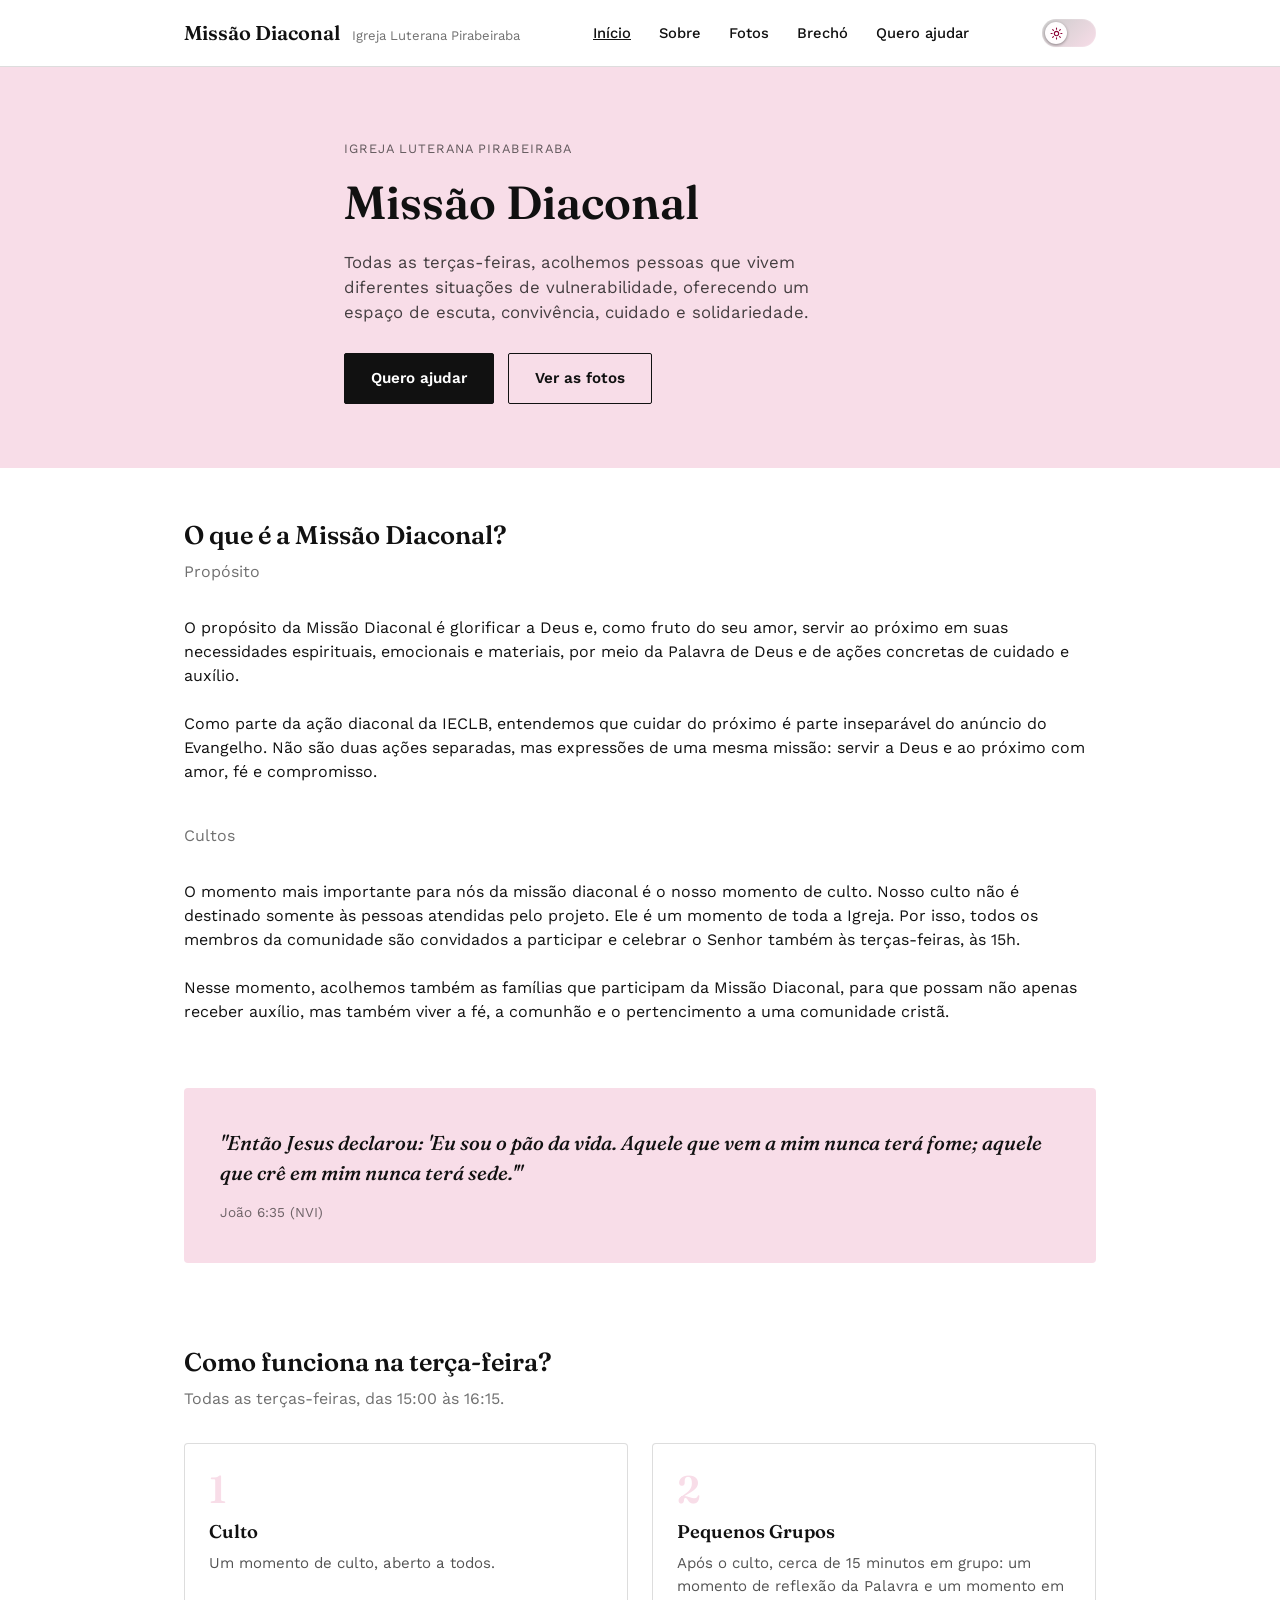
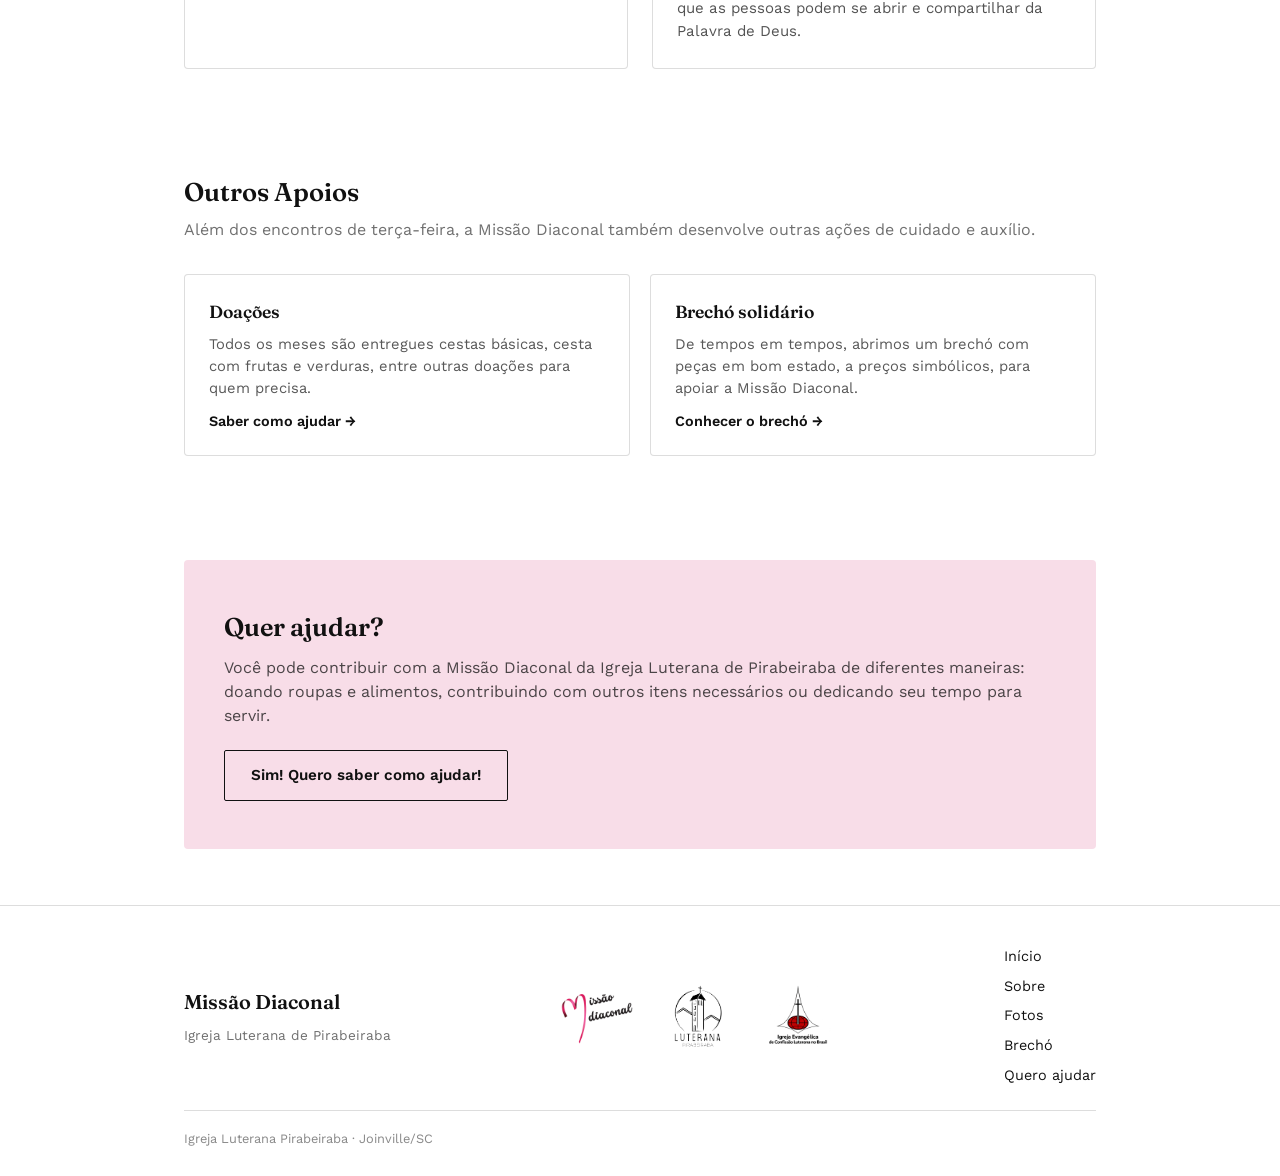
<file: index.html>
<!DOCTYPE html>
<html lang="pt-BR">

<head>
<script>
(function(){
  var t = localStorage.getItem('md-theme');
  if(!t){ t = window.matchMedia('(prefers-color-scheme: dark)').matches ? 'dark' : 'light'; }
  if(t === 'dark'){
    document.documentElement.setAttribute('data-theme','dark');
    document.querySelector('meta[name="theme-color"]').setAttribute('content', '#1a1a1a');
  }
})();
</script>

<meta charset="UTF-8">
<meta name="viewport" content="width=device-width, initial-scale=1.0">
<title>Home — Missão Diaconal</title>
<meta name="description" content="Missão Diaconal da Igreja Luterana de Pirabeiraba: acolhimento, culto de terça-feira e apoio a quem vive situações de vulnerabilidade.">
<link rel="canonical" href="https://luterana-pirabeiraba.github.io/missao-diaconal/index.html">
<meta name="theme-color" content="#ffffff">
<meta property="og:type" content="website">
<meta property="og:locale" content="pt_BR">
<meta property="og:site_name" content="Missão Diaconal — Igreja Luterana Pirabeiraba">
<meta property="og:title" content="Missão Diaconal — Igreja Luterana Pirabeiraba">
<meta property="og:description" content="Missão Diaconal da Igreja Luterana de Pirabeiraba: acolhimento, culto de terça-feira e apoio a quem vive situações de vulnerabilidade.">
<meta property="og:url" content="https://luterana-pirabeiraba.github.io/missao-diaconal/index.html">
<meta property="og:image" content="https://luterana-pirabeiraba.github.io/missao-diaconal/img/logos/logo_missao_diaconal1.png">
<meta name="twitter:card" content="summary_large_image">
<link rel="preconnect" href="https://fonts.googleapis.com">
<link rel="preconnect" href="https://fonts.gstatic.com" crossorigin>
<link href="https://fonts.googleapis.com/css2?family=Fraunces:ital,opsz,wght@0,9..144,400;0,9..144,600;1,9..144,500&family=Work+Sans:wght@400;500;600&display=swap" rel="stylesheet">
<link rel="stylesheet" href="css/style.css">
<link rel="icon" type="image/png" href="img/logos/logo_missao_diaconal4.png">
</head>

<body>

<header class="site-header">
  <div class="wrap header-inner">
    <div class="brand-block">
      <a href="index.html" class="brand">Missão Diaconal</a>
      <a href="https://linktr.ee/luteranapirabeiraba" target="_blank" rel="noopener" class="brand-sub">Igreja Luterana Pirabeiraba</a>
    </div>

    <nav class="main-nav" id="main-nav" aria-label="Navegação principal">
      <a href="index.html#" aria-current="page">Início</a>
      <a href="#sobre">Sobre</a>
      <a href="fotos.html">Fotos</a>
      <a href="brecho.html">Brechó</a>
      <a href="ajudar.html">Quero ajudar</a>
    </nav>

    <div class="header-actions">
      <button class="theme-toggle" id="theme-toggle" type="button" aria-label="Alternar modo escuro">
        <span class="toggle-knob">
          <svg class="icon-sun" viewBox="0 0 24 24" fill="none" stroke="currentColor" stroke-width="2" stroke-linecap="round" stroke-linejoin="round"><circle cx="12" cy="12" r="4"></circle><path d="M12 2v2M12 20v2M4.93 4.93l1.41 1.41M17.66 17.66l1.41 1.41M2 12h2M20 12h2M6.34 17.66l-1.41 1.41M19.07 4.93l-1.41 1.41"/></svg>
          <svg class="icon-moon" viewBox="0 0 24 24" fill="none" stroke="currentColor" stroke-width="2" stroke-linecap="round" stroke-linejoin="round"><path d="M21 12.79A9 9 0 1 1 11.21 3 7 7 0 0 0 21 12.79z"/></svg>
        </span>
      </button>

      <button class="menu-toggle" id="menu-toggle" aria-label="Abrir menu" aria-expanded="false" aria-controls="main-nav">
        <span></span>
      </button>
    </div>
  </div>
</header>

<section class="hero" id="topo">
  <div class="wrap hero-inner">
    <p class="eyebrow">Igreja Luterana Pirabeiraba</p>
    <h1>Missão Diaconal</h1>
    <p class="hero-lede">
      Todas as terças-feiras, acolhemos pessoas que vivem diferentes
      situações de vulnerabilidade, oferecendo um espaço de
      escuta, convivência, cuidado e solidariedade.
    </p>
    <div class="hero-actions">
      <a href="ajudar.html" class="btn btn-primary">Quero ajudar</a>
      <a href="fotos.html" class="btn btn-outline">Ver as fotos</a>
    </div>
  </div>
</section>

<main class="wrap">

  <section class="section" id="sobre">
    <h2 class="section-label">O que é a Missão Diaconal?</h2>
    <p class="section-lede">Propósito</p>
    <div class="about-inner">
      <p>
        O propósito da Missão Diaconal é glorificar a Deus
        e, como fruto do seu amor, servir ao próximo em
        suas necessidades espirituais, emocionais e
        materiais, por meio da Palavra de Deus e de ações
        concretas de cuidado e auxílio.
        <br><br>
        Como parte da ação diaconal da IECLB, entendemos
        que cuidar do próximo é parte inseparável do anúncio
        do Evangelho. Não são duas ações separadas, mas
        expressões de uma mesma missão: servir a Deus e
        ao próximo com amor, fé e compromisso.
      </p>
    </div>
    <br>
    <p class="section-lede">Cultos</p>
    <div class="about-inner">
      <p>
        O momento mais importante para nós da missão diaconal é
        o nosso momento de culto.
        Nosso culto não é destinado somente às
        pessoas atendidas pelo projeto.
        Ele é um momento de toda a Igreja.
        Por isso, todos os membros da comunidade
        são convidados a participar e celebrar o
        Senhor também às terças-feiras, às 15h.
        <br><br>
        Nesse momento, acolhemos também as
        famílias que participam da Missão Diaconal,
        para que possam não apenas receber auxílio,
        mas também viver a fé, a comunhão e o
        pertencimento a uma comunidade cristã.
      </p>
    </div>
  </section>

  <section class="verse-section">
    <div class="verse-block">
      <p class="verse-text">
        "Então Jesus declarou: 'Eu sou o pão da vida.
        Aquele que vem a mim nunca terá fome;
        aquele que crê em mim nunca terá sede.'"
      </p>
      <p class="verse-ref">João 6:35 (NVI)</p>
    </div>
  </section>

  <section class="steps-section">
    <h2 class="section-label">Como funciona na terça-feira?</h2>
    <p class="section-lede">
      Todas as terças-feiras, das 15:00 às 16:15.
    </p>

    <div class="steps-grid">
      <div class="step">
        <div class="step-num">1</div>
        <h3>Culto</h3>
        <p>Um momento de culto, aberto a todos.</p>
      </div>

      <div class="step">
        <div class="step-num">2</div>
        <h3>Pequenos Grupos</h3>
        <p>Após o culto, cerca de 15 minutos em grupo: um
          momento de reflexão da Palavra e um momento em
          que as pessoas podem se abrir e compartilhar
          da Palavra de Deus.</p>
      </div>

    </div>
  </section>

  <section class="section">
    <h2 class="section-label">Outros Apoios</h2>
    <p class="section-lede">
      Além dos encontros de terça-feira,
      a Missão Diaconal também desenvolve
      outras ações de cuidado e auxílio.
    </p>

    <div class="link-card-grid">
      <a href="ajudar.html" class="inline-link-card">
        <h3>Doações</h3>
        <p>Todos os meses são entregues
          cestas básicas, cesta com frutas e verduras,
          entre outras doações para quem precisa.</p>
          <span class="arrow">Saber como ajudar →</span>
      </a>

      <a href="brecho.html" class="inline-link-card">
        <h3>Brechó solidário</h3>
        <p>De tempos em tempos, abrimos um brechó com peças em bom estado,
          a preços simbólicos, para apoiar a Missão Diaconal.</p>
        <span class="arrow">Conhecer o brechó →</span>
      </a>
    </div>

  </section>

  <section class="cta-band">
    <div class="cta-band-inner">
      <h2>Quer ajudar?</h2>
      <p>
        Você pode contribuir com a Missão Diaconal
        da Igreja Luterana de Pirabeiraba de
        diferentes maneiras: doando roupas e
        alimentos, contribuindo com outros itens
        necessários ou dedicando seu tempo para servir.
      </p>
      <a href="ajudar.html" class="btn btn-outline">
        Sim! Quero saber como ajudar!
      </a>
    </div>
  </section>

</main>

<footer class="site-footer">
  <div class="wrap">

    <div class="footer-top">

      <div class="footer-brand">
        <span class="brand">Missão Diaconal</span>
        <p>Igreja Luterana de Pirabeiraba</p>
      </div>

      <div class="footer-logos" aria-hidden="true">
        <img
          src="img/logos/logo_missao_diaconal3.png"
          alt="Missão Diaconal"
          class="footer-logo"
        >

        <img
          src="img/logos/logo_igreja_preto.png"
          alt="Igreja Luterana Pirabeiraba"
          class="footer-logo"
        >

        <img
          src="img/logos/logo_IECLB.png"
          alt="IECLB"
          class="footer-logo"
        >
      </div>

      <nav class="footer-nav" aria-label="Links do rodapé">
        <a href="index.html#">Início</a>
        <a href="#sobre">Sobre</a>
        <a href="fotos.html">Fotos</a>
        <a href="brecho.html">Brechó</a>
        <a href="ajudar.html">Quero ajudar</a>
      </nav>

    </div>

    <div class="footer-bottom">
      <span>Igreja Luterana Pirabeiraba · Joinville/SC</span>
    </div>

  </div>
</footer>

<script src="js/main.js" defer></script>
</body>
</html>
</file>
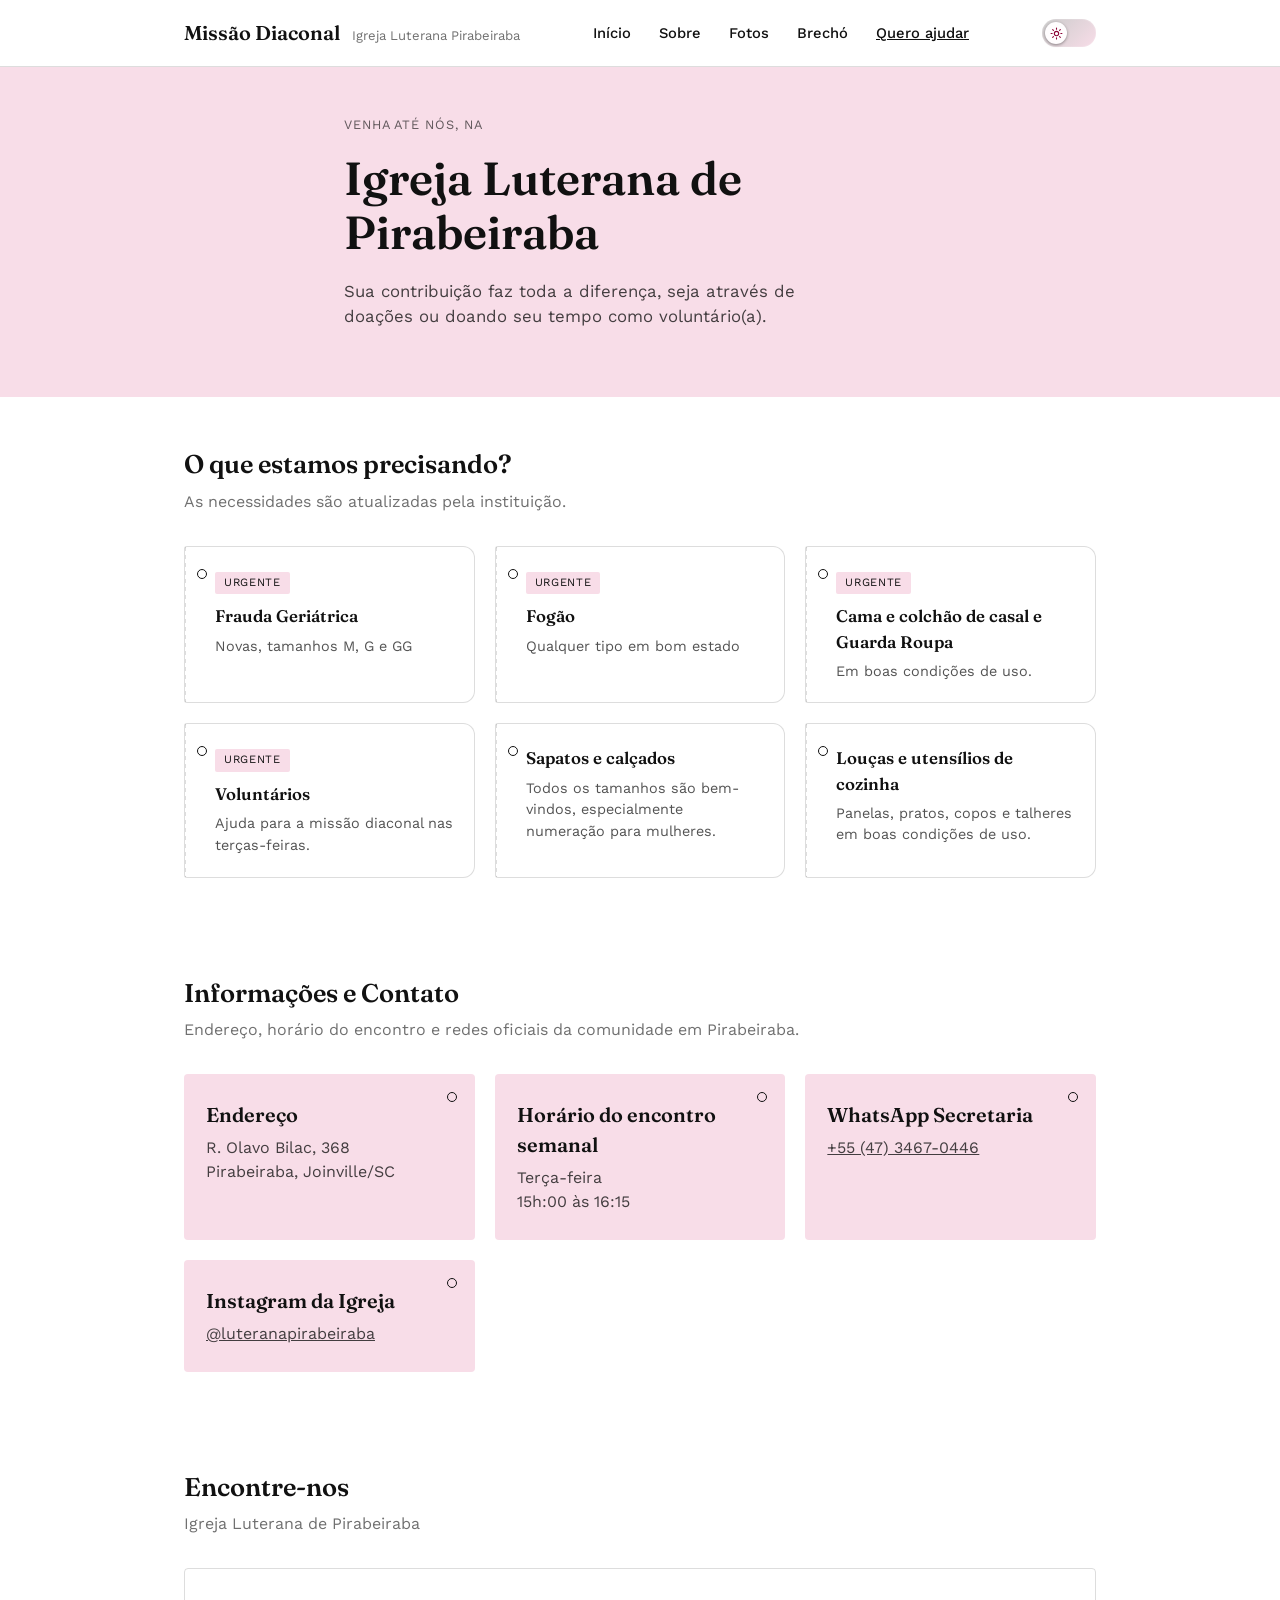
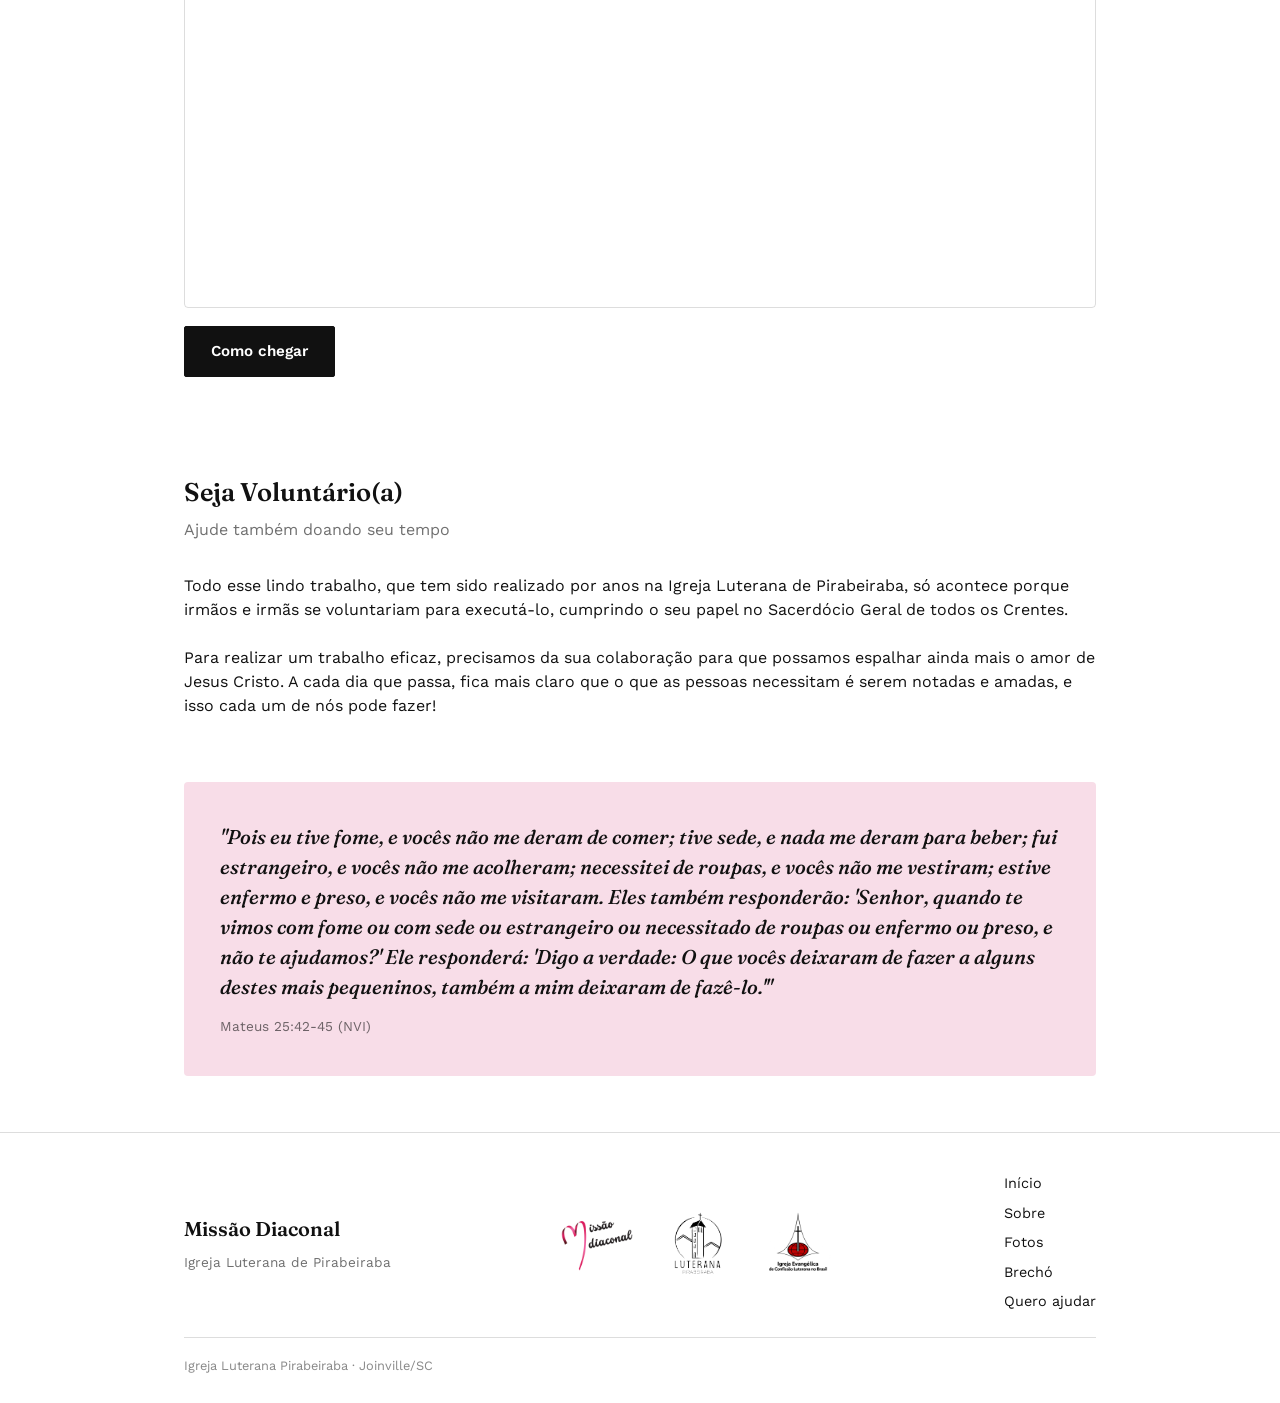
<file: ajudar.html>
<!DOCTYPE html>
<html lang="pt-BR">

<head>
<script>
(function(){
  var t = localStorage.getItem('md-theme');
  if(!t){ t = window.matchMedia('(prefers-color-scheme: dark)').matches ? 'dark' : 'light'; }
  if(t === 'dark'){
    document.documentElement.setAttribute('data-theme','dark');
    document.querySelector('meta[name="theme-color"]').setAttribute('content', '#1a1a1a');
  }
})();
</script>

<meta charset="UTF-8">
<meta name="viewport" content="width=device-width, initial-scale=1.0">
<title>Quero ajudar — Missão Diaconal</title>
<meta name="description" content="Saiba como ajudar a Missão Diaconal da Igreja Luterana de Pirabeiraba: endereço, horário de atendimento, contato e o que estamos precisando.">
<link rel="canonical" href="https://luterana-pirabeiraba.github.io/missao-diaconal/ajudar.html">
<meta name="theme-color" content="#ffffff">
<meta property="og:type" content="website">
<meta property="og:locale" content="pt_BR">
<meta property="og:site_name" content="Missão Diaconal — Igreja Luterana Pirabeiraba">
<meta property="og:title" content="Quero ajudar — Missão Diaconal">
<meta property="og:description" content="Saiba como ajudar a Missão Diaconal da Igreja Luterana de Pirabeiraba: endereço, horário de atendimento, contato e o que estamos precisando.">
<meta property="og:url" content="https://luterana-pirabeiraba.github.io/missao-diaconal/ajudar.html">
<meta property="og:image" content="https://luterana-pirabeiraba.github.io/missao-diaconal/img/logos/logo_missao_diaconal1.png">
<meta name="twitter:card" content="summary_large_image">
<link rel="preconnect" href="https://fonts.googleapis.com">
<link rel="preconnect" href="https://fonts.gstatic.com" crossorigin>
<link href="https://fonts.googleapis.com/css2?family=Fraunces:ital,opsz,wght@0,9..144,400;0,9..144,600;1,9..144,500&family=Work+Sans:wght@400;500;600&display=swap" rel="stylesheet">
<link rel="stylesheet" href="css/style.css">
<link rel="icon" type="image/png" href="img/logos/logo_missao_diaconal4.png">
</head>

<body>

<header class="site-header">
  <div class="wrap header-inner">
    <div class="brand-block">
      <a href="index.html" class="brand">Missão Diaconal</a>
      <a href="https://linktr.ee/luteranapirabeiraba" target="_blank" rel="noopener" class="brand-sub">Igreja Luterana Pirabeiraba</a>
    </div>

    <nav class="main-nav" id="main-nav" aria-label="Navegação principal">
      <a href="index.html">Início</a>
      <a href="index.html#sobre">Sobre</a>
      <a href="fotos.html">Fotos</a>
      <a href="brecho.html">Brechó</a>
      <a href="ajudar.html" aria-current="page">Quero ajudar</a>
    </nav>

    <div class="header-actions">
      <button class="theme-toggle" id="theme-toggle" type="button" aria-label="Alternar modo escuro">
        <span class="toggle-knob">
          <svg class="icon-sun" viewBox="0 0 24 24" fill="none" stroke="currentColor" stroke-width="2" stroke-linecap="round" stroke-linejoin="round"><circle cx="12" cy="12" r="4"></circle><path d="M12 2v2M12 20v2M4.93 4.93l1.41 1.41M17.66 17.66l1.41 1.41M2 12h2M20 12h2M6.34 17.66l-1.41 1.41M19.07 4.93l-1.41 1.41"/></svg>
          <svg class="icon-moon" viewBox="0 0 24 24" fill="none" stroke="currentColor" stroke-width="2" stroke-linecap="round" stroke-linejoin="round"><path d="M21 12.79A9 9 0 1 1 11.21 3 7 7 0 0 0 21 12.79z"/></svg>
        </span>
      </button>

      <button class="menu-toggle" id="menu-toggle" aria-label="Abrir menu" aria-expanded="false" aria-controls="main-nav">
        <span></span>
      </button>
    </div>
  </div>
</header>

<section class="hero hero-small">
  <div class="wrap hero-inner">
    <p class="eyebrow">Venha até nós, na</p>
    <h1>Igreja Luterana de Pirabeiraba</h1>
    <p class="hero-lede">
      Sua contribuição faz toda a diferença, seja
      através de doações ou
      doando seu tempo como voluntário(a).</p>
  </div>
</section>

<main class="wrap">

  <section class="section">
    <h2 class="section-label">O que estamos precisando?</h2>
    <p class="section-lede">
      As necessidades são atualizadas pela instituição.
    </p>

    <div id="needs-list" class="tags-grid" aria-live="polite">
      <p>Carregando lista de necessidades...</p>
    </div>
  </section>

  <section class="section">
    <h2 class="section-label">Informações e Contato</h2>
    <p class="section-lede">
      Endereço, horário do encontro e redes oficiais
      da comunidade em Pirabeiraba.
    </p>
    
    <div class="info-grid">
      <div class="info-card">
        <span class="tag-hole" aria-hidden="true"></span>
        <h2>Endereço</h2>
        <p>R. Olavo Bilac, 368<br>Pirabeiraba, Joinville/SC</p>
      </div>

      <div class="info-card">
        <span class="tag-hole" aria-hidden="true"></span>
        <h2>Horário do encontro semanal</h2>
        <p>Terça-feira<br>15h:00 às 16:15</p>
      </div>

      <div class="info-card">
        <span class="tag-hole" aria-hidden="true"></span>
        <h2>WhatsApp Secretaria</h2>
        <p><a href="https://wa.me/554734670446" target="_blank" rel="noopener">+55 (47) 3467-0446</a></p>
      </div>

      <div class="info-card">
        <span class="tag-hole" aria-hidden="true"></span>
        <h2>Instagram da Igreja</h2>
        <p><a href="https://www.instagram.com/luteranapirabeiraba/" target="_blank" rel="noopener">@luteranapirabeiraba</a></p>
      </div>
    </div>
  </section>

  <section class="section">
    <h2 class="section-label">Encontre-nos</h2>
    <p class="section-lede">Igreja Luterana de Pirabeiraba</p>
    <div class="map-frame">
      <iframe
        title="Mapa até a Igreja Luterana Pirabeiraba"
        src="https://www.google.com/maps?q=R.+Olavo+Bilac,+368,+Pirabeiraba,+Joinville+-+SC&output=embed"
        width="100%" height="100%" style="border:0;" loading="lazy"
        referrerpolicy="no-referrer-when-downgrade">
      </iframe>
    </div>
    <div class="map-actions">
      <a class="btn btn-primary" href="https://www.google.com/maps/dir/?api=1&destination=R.+Olavo+Bilac,+368,+Pirabeiraba,+Joinville+-+SC" target="_blank" rel="noopener">Como chegar</a>
    </div>
  </section>

  <section class="section" id="sejavoluntario">
    <h2 class="section-label">Seja Voluntário(a)</h2>
    <p class="section-lede">Ajude também doando seu tempo</p>
    <div class="about-inner">
      <p>
        Todo esse lindo trabalho, que tem sido realizado por anos
        na Igreja Luterana de Pirabeiraba, só acontece porque irmãos
        e irmãs se voluntariam para executá-lo, cumprindo o seu papel
        no Sacerdócio Geral de todos os Crentes.
        <br><br>
        Para realizar um trabalho eficaz, precisamos da sua colaboração
        para que possamos espalhar ainda mais o amor de Jesus Cristo.
        A cada dia que passa, fica mais claro que o que as pessoas
        necessitam é serem notadas e amadas, e isso cada um de nós
        pode fazer!
      </p>
    </div>
  </section>

  <section class="verse-section">
    <div class="verse-block">
      <p class="verse-text">
        "Pois eu tive fome, e vocês não me deram de comer; tive sede,
        e nada me deram para beber; fui estrangeiro, e vocês não me acolheram;
        necessitei de roupas, e vocês não me vestiram; estive enfermo e preso,
        e vocês não me visitaram. Eles também responderão: 'Senhor, quando te
        vimos com fome ou com sede ou estrangeiro ou necessitado de roupas ou
        enfermo ou preso, e não te ajudamos?' Ele responderá: 'Digo a verdade: O
        que vocês deixaram de fazer a alguns destes mais pequeninos, também a mim
        deixaram de fazê-lo.'"
      </p>
      <p class="verse-ref">Mateus 25:42-45 (NVI)</p>
    </div>
  </section>

</main>

<footer class="site-footer">
  <div class="wrap">

    <div class="footer-top">

      <div class="footer-brand">
        <span class="brand">Missão Diaconal</span>
        <p>Igreja Luterana de Pirabeiraba</p>
      </div>

      <div class="footer-logos" aria-hidden="true">
        <img
          src="img/logos/logo_missao_diaconal3.png"
          alt="Missão Diaconal"
          class="footer-logo"
        >

        <img
          src="img/logos/logo_igreja_preto.png"
          alt="Igreja Luterana Pirabeiraba"
          class="footer-logo"
        >

        <img
          src="img/logos/logo_IECLB.png"
          alt="IECLB"
          class="footer-logo"
        >
      </div>

      <nav class="footer-nav" aria-label="Links do rodapé">
        <a href="index.html">Início</a>
        <a href="index.html#sobre">Sobre</a>
        <a href="fotos.html">Fotos</a>
        <a href="brecho.html">Brechó</a>
        <a href="ajudar.html">Quero ajudar</a>
      </nav>

    </div>

    <div class="footer-bottom">
      <span>Igreja Luterana Pirabeiraba · Joinville/SC</span>
    </div>

  </div>
</footer>

<script src="js/main.js" defer></script>
</body>
</html>
</file>
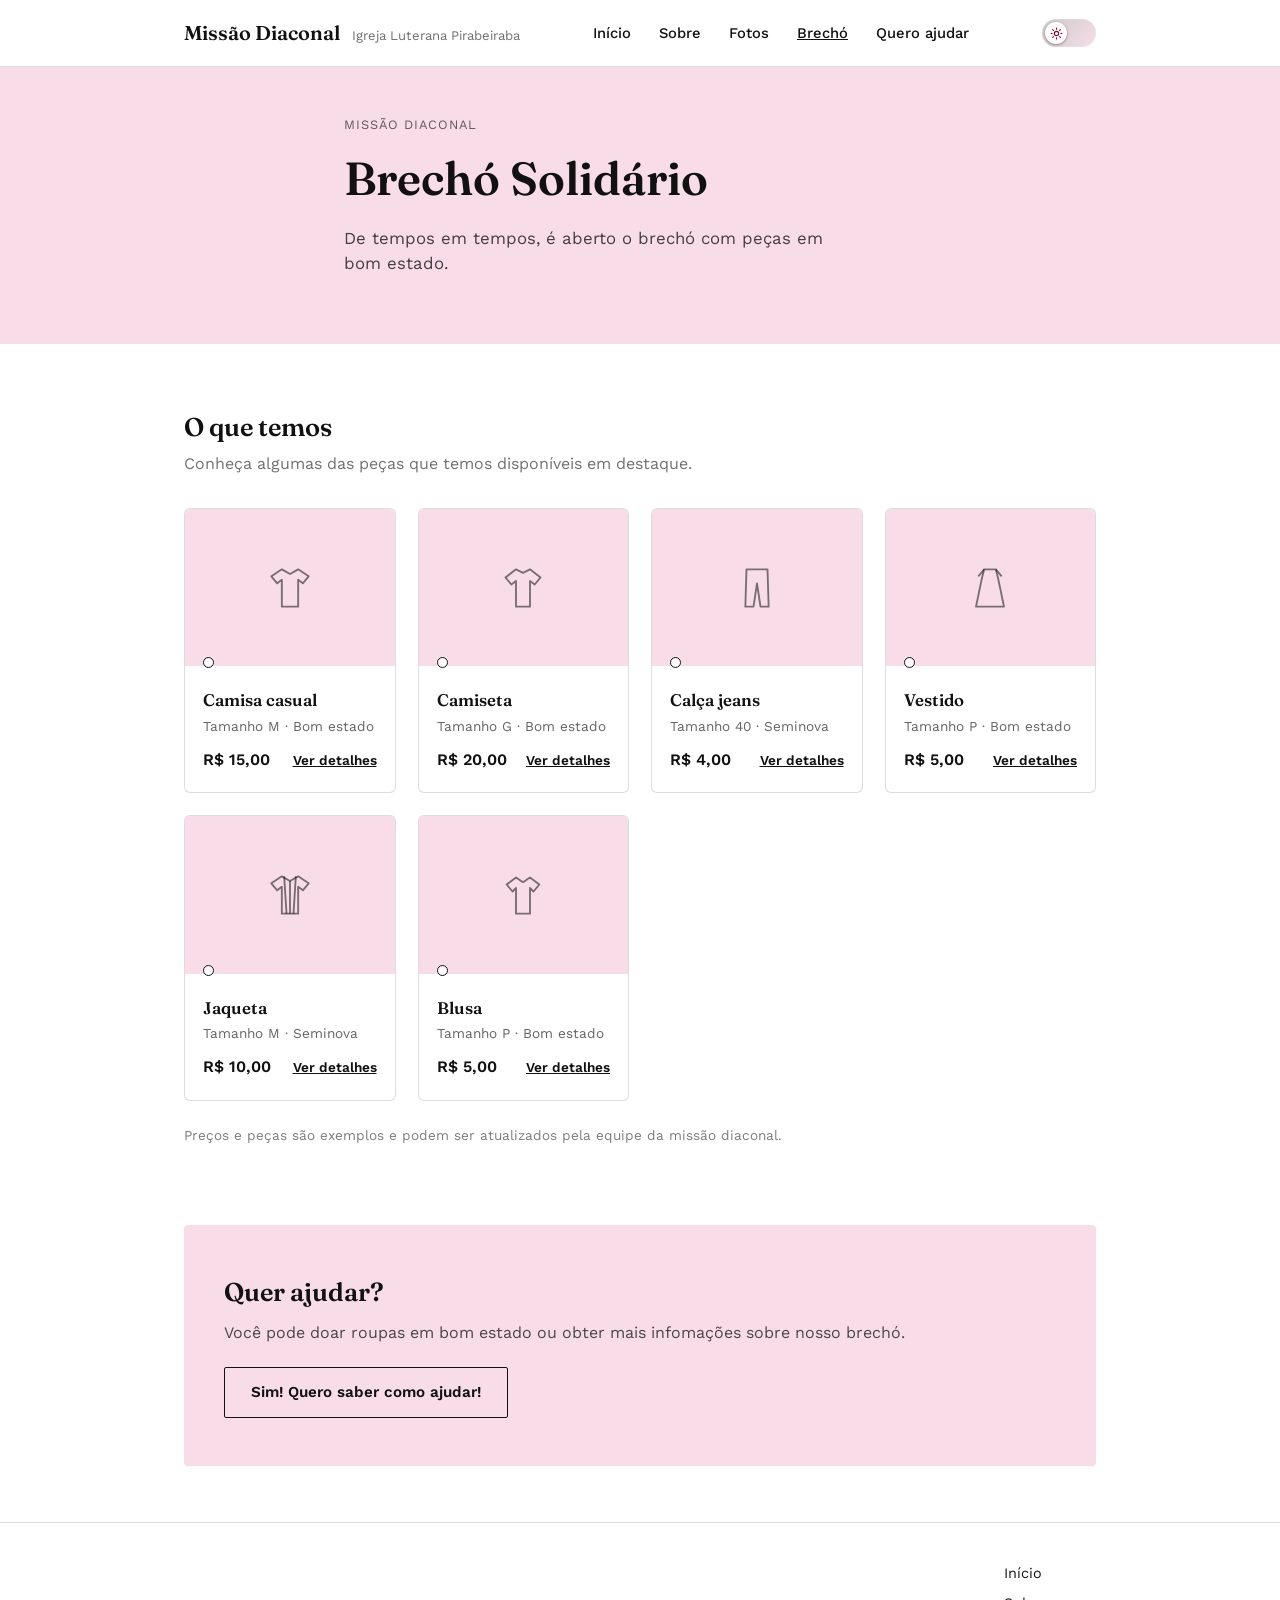
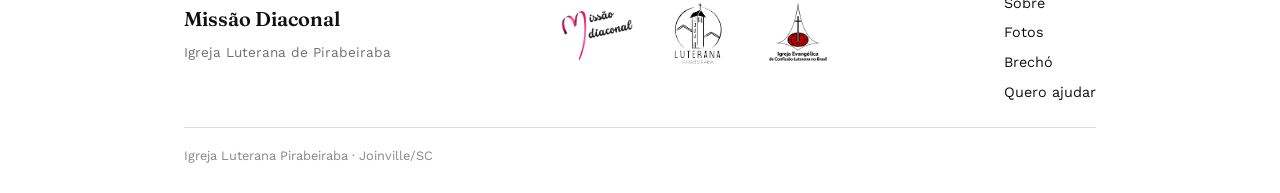
<file: brecho.html>
<!DOCTYPE html>
<html lang="pt-BR">
<head>

<script>
(function(){
  var t = localStorage.getItem('md-theme');
  if(!t){ t = window.matchMedia('(prefers-color-scheme: dark)').matches ? 'dark' : 'light'; }
  if(t === 'dark'){
    document.documentElement.setAttribute('data-theme','dark');
    document.querySelector('meta[name="theme-color"]').setAttribute('content', '#1a1a1a');
  }
})();
</script>

<meta charset="UTF-8">
<meta name="viewport" content="width=device-width, initial-scale=1.0">
<title>Brechó — Missão Diaconal</title>
<meta name="description" content="Brechó da Missão Diaconal: peças em bom estado a preços simbólicos, em apoio às ações da Igreja Luterana de Pirabeiraba.">
<link rel="canonical" href="https://luterana-pirabeiraba.github.io/missao-diaconal/brecho.html">
<meta name="theme-color" content="#ffffff">
<meta property="og:type" content="website">
<meta property="og:locale" content="pt_BR">
<meta property="og:site_name" content="Missão Diaconal — Igreja Luterana Pirabeiraba">
<meta property="og:title" content="Brechó — Missão Diaconal">
<meta property="og:description" content="Brechó da Missão Diaconal: peças em bom estado a preços simbólicos, em apoio às ações da Igreja Luterana de Pirabeiraba.">
<meta property="og:url" content="https://luterana-pirabeiraba.github.io/missao-diaconal/brecho.html">
<meta property="og:image" content="https://luterana-pirabeiraba.github.io/missao-diaconal/img/logos/logo_missao_diaconal1.png">
<meta name="twitter:card" content="summary_large_image">
<link rel="preconnect" href="https://fonts.googleapis.com">
<link rel="preconnect" href="https://fonts.gstatic.com" crossorigin>
<link href="https://fonts.googleapis.com/css2?family=Fraunces:ital,opsz,wght@0,9..144,400;0,9..144,600;1,9..144,500&family=Work+Sans:wght@400;500;600&display=swap" rel="stylesheet">
<link rel="stylesheet" href="css/style.css">
<link rel="icon" type="image/png" href="img/logos/logo_missao_diaconal4.png">
</head>

<body>

<header class="site-header">
  <div class="wrap header-inner">
    <div class="brand-block">
      <a href="index.html" class="brand">Missão Diaconal</a>
      <a href="https://linktr.ee/luteranapirabeiraba" target="_blank" rel="noopener" class="brand-sub">Igreja Luterana Pirabeiraba</a>
    </div>

    <nav class="main-nav" id="main-nav" aria-label="Navegação principal">
      <a href="index.html">Início</a>
      <a href="index.html#sobre">Sobre</a>
      <a href="fotos.html">Fotos</a>
      <a href="brecho.html" aria-current="page">Brechó</a>
      <a href="ajudar.html">Quero ajudar</a>
    </nav>

    <div class="header-actions">
      <button class="theme-toggle" id="theme-toggle" type="button" aria-label="Alternar modo escuro">
        <span class="toggle-knob">
          <svg class="icon-sun" viewBox="0 0 24 24" fill="none" stroke="currentColor" stroke-width="2" stroke-linecap="round" stroke-linejoin="round"><circle cx="12" cy="12" r="4"></circle><path d="M12 2v2M12 20v2M4.93 4.93l1.41 1.41M17.66 17.66l1.41 1.41M2 12h2M20 12h2M6.34 17.66l-1.41 1.41M19.07 4.93l-1.41 1.41"/></svg>
          <svg class="icon-moon" viewBox="0 0 24 24" fill="none" stroke="currentColor" stroke-width="2" stroke-linecap="round" stroke-linejoin="round"><path d="M21 12.79A9 9 0 1 1 11.21 3 7 7 0 0 0 21 12.79z"/></svg>
        </span>
      </button>

      <button class="menu-toggle" id="menu-toggle" aria-label="Abrir menu" aria-expanded="false" aria-controls="main-nav">
        <span></span>
      </button>
    </div>
  </div>
</header>

<section class="hero hero-small">
  <div class="wrap hero-inner">
    <p class="eyebrow">Missão Diaconal</p>
    <h1>Brechó Solidário</h1>
    <p class="hero-lede">De tempos em tempos, é aberto o
      brechó com peças em bom estado.</p>
  </div>
</section>

<main class="wrap">

  <section class="vitrine-section" id="vitrine">
    <h2 class="section-label">O que temos</h2>
    <p class="section-lede">Conheça algumas das peças que temos disponíveis em destaque.</p>
    <div id="vitrine-grid" class="vitrine-grid" aria-live="polite">
      <p>Carregando peças...</p>
    </div>
    <p class="vitrine-note">Preços e peças são exemplos e podem ser atualizados pela equipe da missão diaconal.</p>
  </section>

  <section class="cta-band">
    <div class="cta-band-inner">
      <h2>Quer ajudar?</h2>
      <p>Você pode doar roupas em bom estado ou obter mais infomações sobre nosso brechó.</p>
      <a href="ajudar.html" class="btn btn-outline">Sim! Quero saber como ajudar!</a>
    </div>
  </section>

</main>

<footer class="site-footer">
  <div class="wrap">

    <div class="footer-top">

      <div class="footer-brand">
        <span class="brand">Missão Diaconal</span>
        <p>Igreja Luterana de Pirabeiraba</p>
      </div>

      <div class="footer-logos" aria-hidden="true">
        <img
          src="img/logos/logo_missao_diaconal3.png"
          alt="Missão Diaconal"
          class="footer-logo"
        >

        <img
          src="img/logos/logo_igreja_preto.png"
          alt="Igreja Luterana Pirabeiraba"
          class="footer-logo"
        >

        <img
          src="img/logos/logo_IECLB.png"
          alt="IECLB"
          class="footer-logo"
        >
      </div>

      <nav class="footer-nav" aria-label="Links do rodapé">
        <a href="index.html">Início</a>
        <a href="index.html#sobre">Sobre</a>
        <a href="fotos.html">Fotos</a>
        <a href="brecho.html">Brechó</a>
        <a href="ajudar.html">Quero ajudar</a>
      </nav>

    </div>

    <div class="footer-bottom">
      <span>Igreja Luterana Pirabeiraba · Joinville/SC</span>
    </div>

  </div>
</footer>

<div class="modal-overlay" id="modal-overlay">
  <div class="modal-box" role="dialog" aria-modal="true" aria-labelledby="modal-title">
    <button class="modal-close" id="modal-close" aria-label="Fechar">&times;</button>
    <h3 id="modal-title"></h3>
    <p class="product-meta" id="modal-meta"></p>
    <p class="product-price" id="modal-price"></p>
    <p class="modal-contact">Para saber mais sobre esta peça, entre em contato conosco.</p>
    <a href="ajudar.html" class="btn btn-outline">Falar com a gente</a>
  </div>
</div>

<script src="js/main.js" defer></script>
<script src="js/vitrine.js" defer></script>
</body>
</html>
</file>
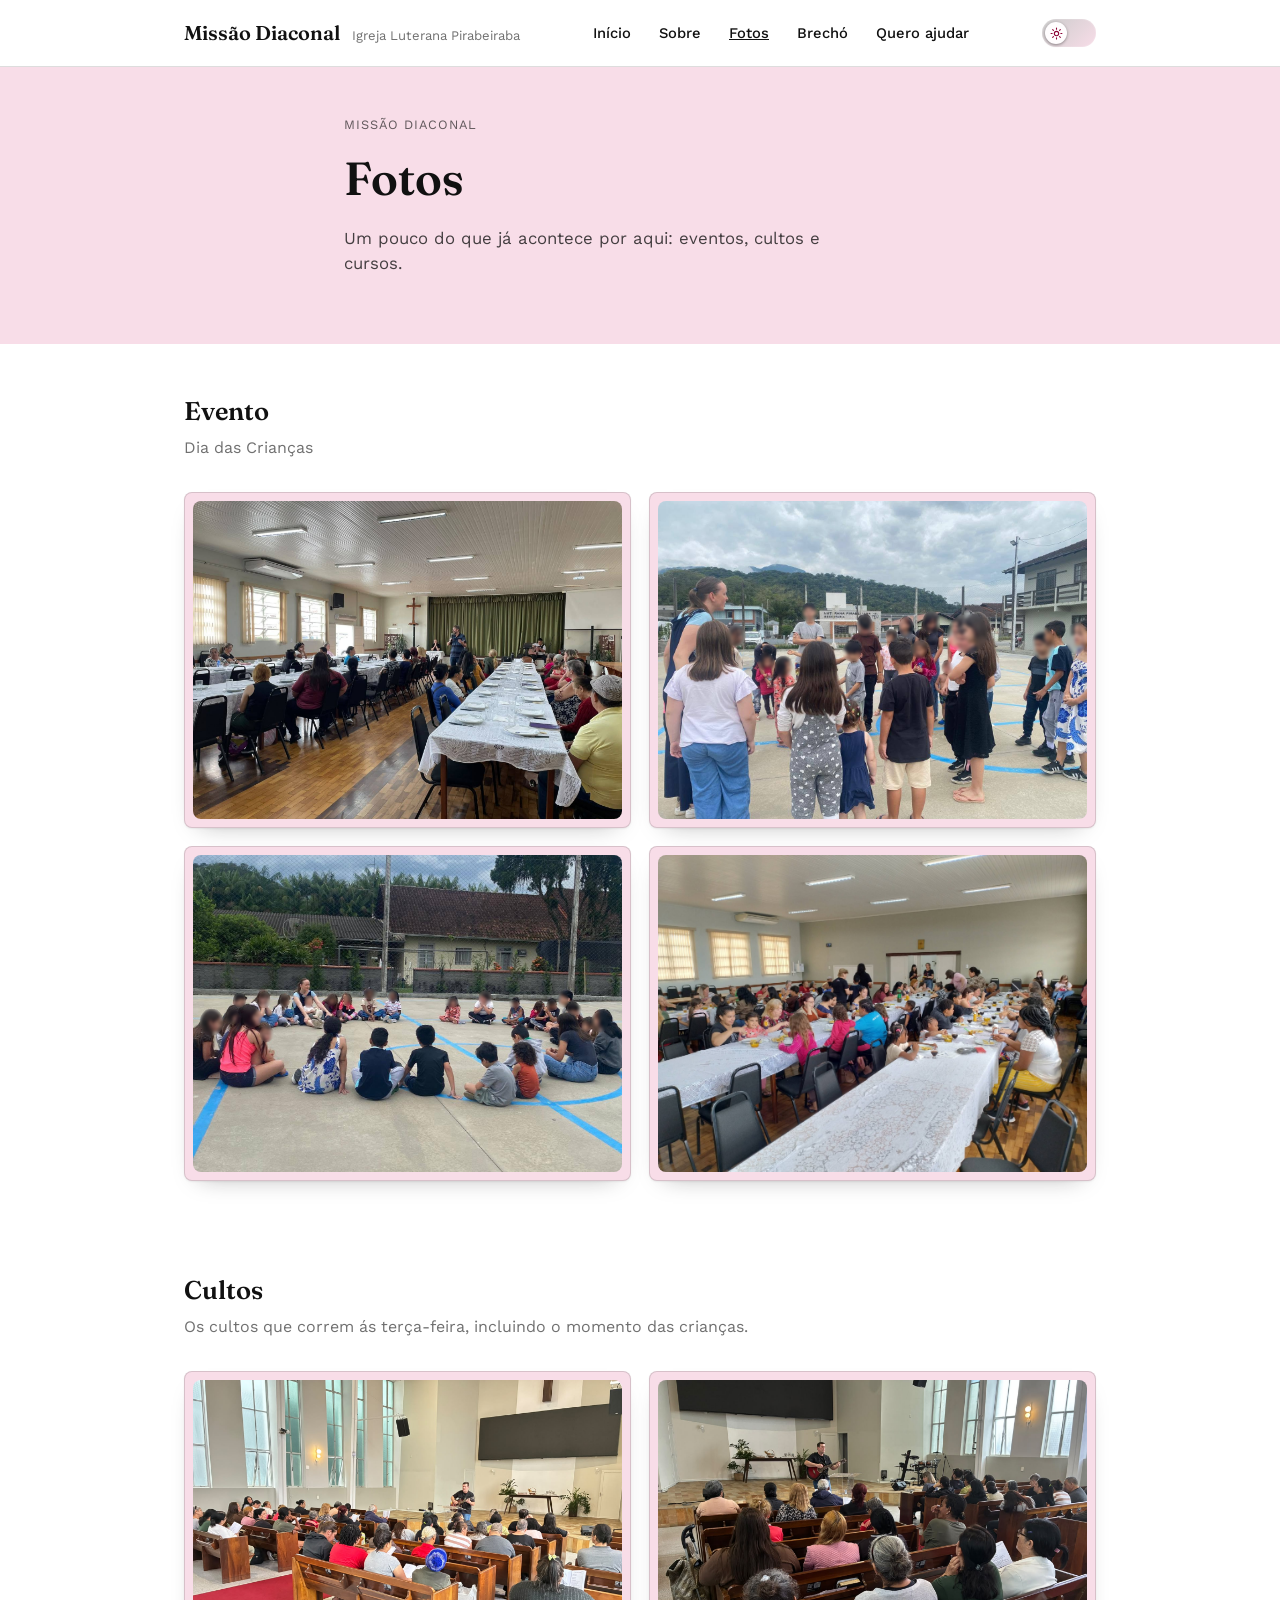
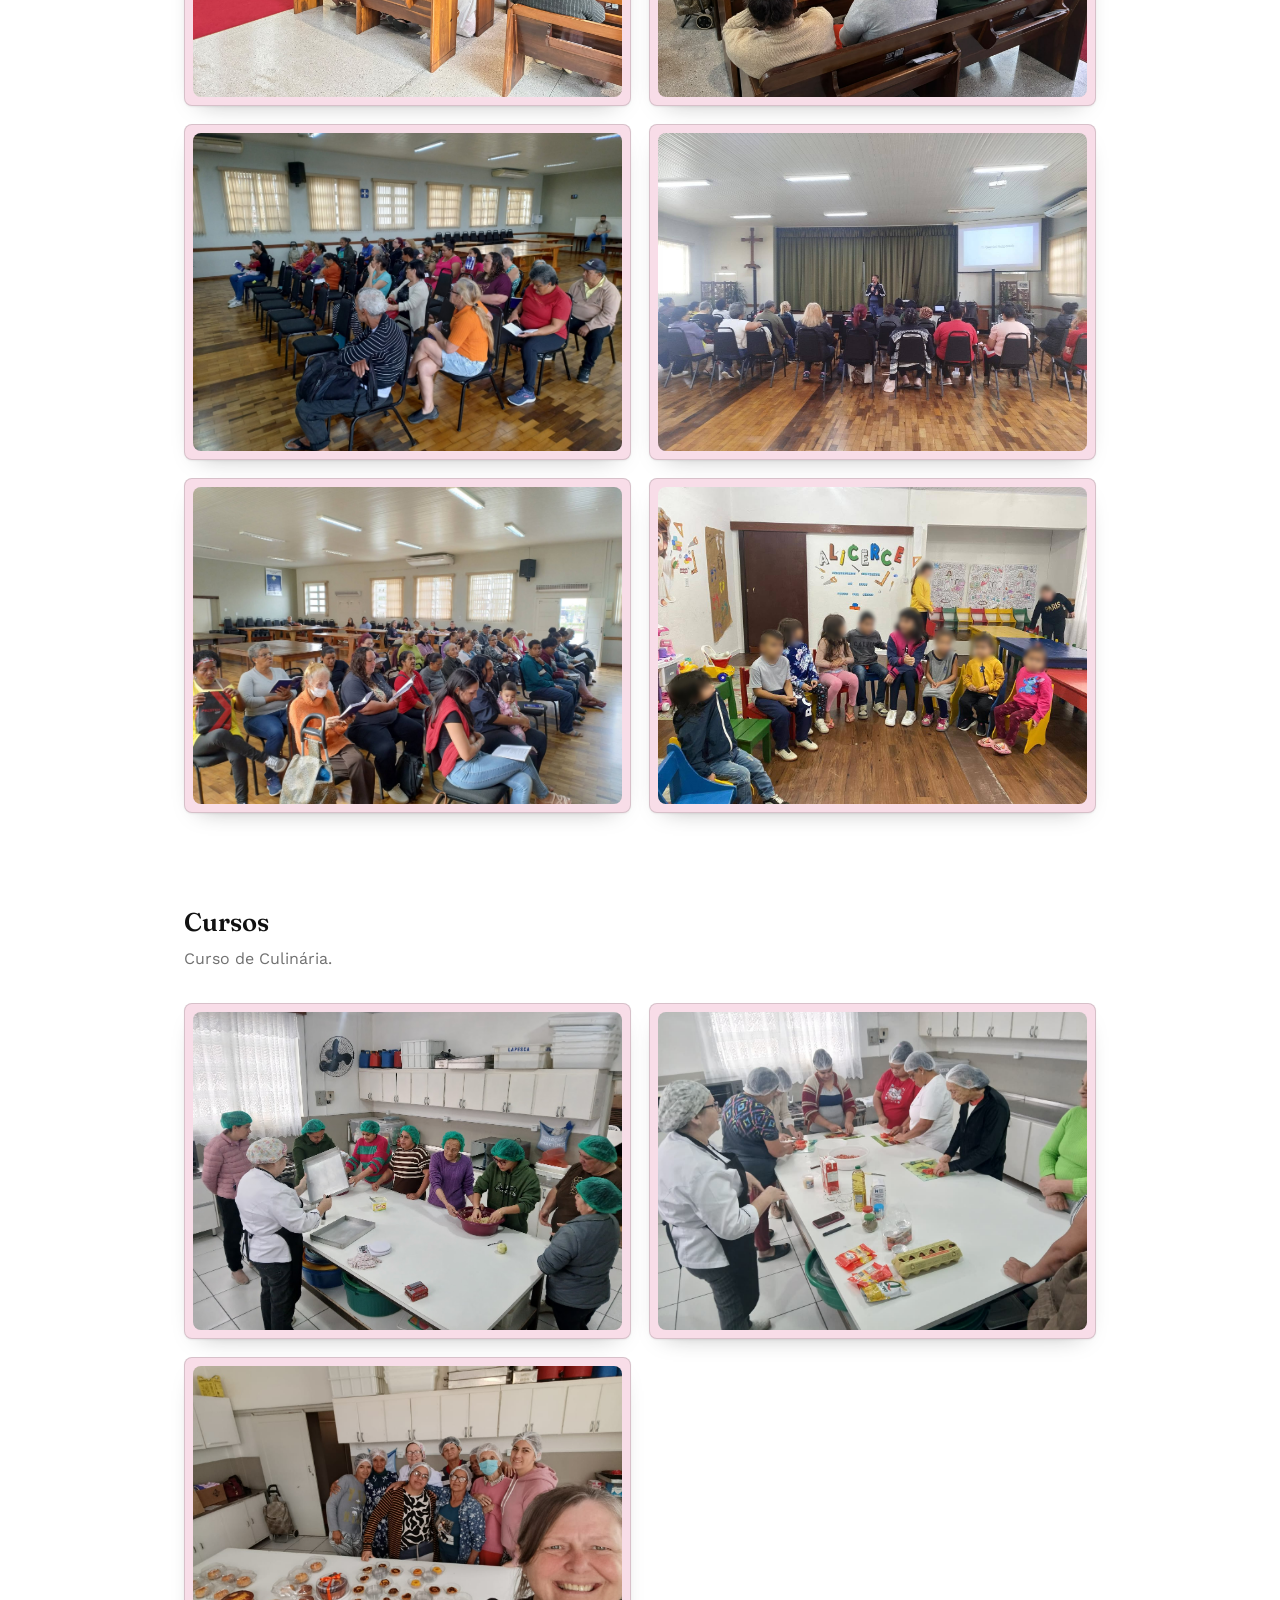
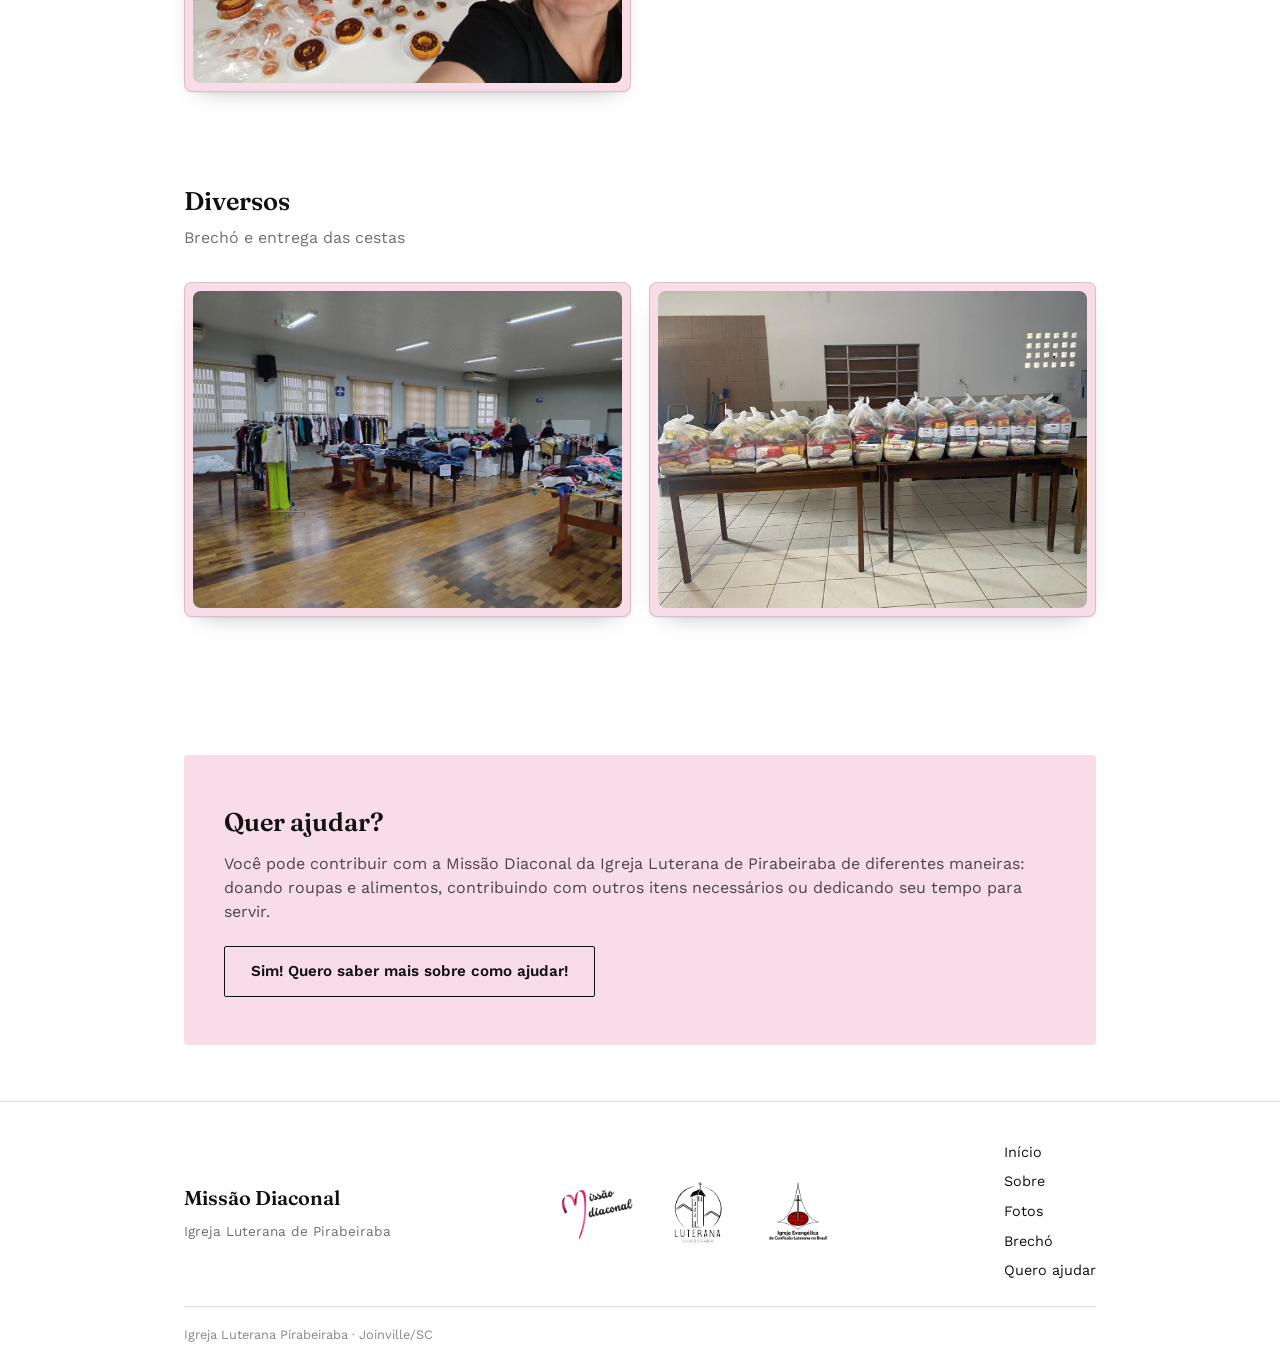
<file: fotos.html>
<!DOCTYPE html>
<html lang="pt-BR">

<head>
<meta charset="UTF-8">
<meta name="viewport" content="width=device-width, initial-scale=1.0">
<title>Fotos — Missão Diaconal</title>
<meta name="description" content="Fotos da Missão Diaconal da Igreja Luterana de Pirabeiraba: eventos, cultos e cursos.">
<link rel="canonical" href="https://luterana-pirabeiraba.github.io/missao-diaconal/fotos.html">
<meta name="theme-color" content="#ffffff">
<meta property="og:type" content="website">
<meta property="og:locale" content="pt_BR">
<meta property="og:site_name" content="Missão Diaconal — Igreja Luterana Pirabeiraba">
<meta property="og:title" content="Fotos — Missão Diaconal">
<meta property="og:description" content="Fotos da Missão Diaconal da Igreja Luterana de Pirabeiraba: eventos, cultos e cursos.">
<meta property="og:url" content="https://luterana-pirabeiraba.github.io/missao-diaconal/fotos.html">
<meta property="og:image" content="https://luterana-pirabeiraba.github.io/missao-diaconal/img/logos/logo_missao_diaconal1.png">
<meta name="twitter:card" content="summary_large_image">

<script>
(function(){
  var t = localStorage.getItem('md-theme');
  if(!t){ t = window.matchMedia('(prefers-color-scheme: dark)').matches ? 'dark' : 'light'; }
  if(t === 'dark'){
    document.documentElement.setAttribute('data-theme','dark');
    document.querySelector('meta[name="theme-color"]').setAttribute('content', '#1a1a1a');
  }
})();
</script>

<link rel="preconnect" href="https://fonts.googleapis.com">
<link rel="preconnect" href="https://fonts.gstatic.com" crossorigin>
<link href="https://fonts.googleapis.com/css2?family=Fraunces:ital,opsz,wght@0,9..144,400;0,9..144,600;1,9..144,500&family=Work+Sans:wght@400;500;600&display=swap" rel="stylesheet">
<link rel="stylesheet" href="css/style.css">
<link rel="icon" type="image/png" href="img/logos/logo_missao_diaconal4.png">
</head>

<body>

<header class="site-header">
  <div class="wrap header-inner">
    <div class="brand-block">
      <a href="index.html" class="brand">Missão Diaconal</a>
      <a href="https://linktr.ee/luteranapirabeiraba" target="_blank" rel="noopener" class="brand-sub">Igreja Luterana Pirabeiraba</a>
    </div>

    <nav class="main-nav" id="main-nav" aria-label="Navegação principal">
      <a href="index.html#">Início</a>
      <a href="index.html#sobre">Sobre</a>
      <a href="fotos.html" aria-current="page">Fotos</a>
      <a href="brecho.html">Brechó</a>
      <a href="ajudar.html">Quero ajudar</a>
    </nav>

    <div class="header-actions">
      <button class="theme-toggle" id="theme-toggle" type="button" aria-label="Alternar modo escuro">
        <span class="toggle-knob">
          <svg class="icon-sun" viewBox="0 0 24 24" fill="none" stroke="currentColor" stroke-width="2" stroke-linecap="round" stroke-linejoin="round"><circle cx="12" cy="12" r="4"></circle><path d="M12 2v2M12 20v2M4.93 4.93l1.41 1.41M17.66 17.66l1.41 1.41M2 12h2M20 12h2M6.34 17.66l-1.41 1.41M19.07 4.93l-1.41 1.41"/></svg>
          <svg class="icon-moon" viewBox="0 0 24 24" fill="none" stroke="currentColor" stroke-width="2" stroke-linecap="round" stroke-linejoin="round"><path d="M21 12.79A9 9 0 1 1 11.21 3 7 7 0 0 0 21 12.79z"/></svg>
        </span>
      </button>

      <button class="menu-toggle" id="menu-toggle" aria-label="Abrir menu" aria-expanded="false" aria-controls="main-nav">
        <span></span>
      </button>
    </div>
  </div>
</header>

<section class="hero hero-small" id="topo">
  <div class="wrap hero-inner">
    <p class="eyebrow">Missão Diaconal</p>
    <h1>Fotos</h1>
    <p class="hero-lede">
      Um pouco do que já acontece por aqui: eventos, cultos e cursos.
    </p>
  </div>
</section>

<main class="wrap">

  <section class="gallery-section" id="eventos" style="padding-top: 48px;">
    <h2 class="section-label">Evento</h2>
    <p class="section-lede">Dia das Crianças</p>

    <div class="gallery-grid">

      <div class="gallery-item">
        <img src="img/missao_diaconal/dia_das_criancas.jpg" alt="Dia das Crianças 2026" loading="lazy">
      </div>

      <div class="gallery-item">
        <img src="img/missao_diaconal/dia_das_criancas1.jpg" alt="Dia das Crianças 2026" loading="lazy">
      </div>

      <div class="gallery-item">
        <img src="img/missao_diaconal/dia_das_criancas2.jpg" alt="Dia das Crianças 2026" loading="lazy">
      </div>

      <div class="gallery-item">
        <img src="img/missao_diaconal/dia_das_criancas3.jpg" alt="Dia das Crianças 2026" loading="lazy">
      </div>

    </div>
  </section>

  <section class="gallery-section" id="cultos">
    <h2 class="section-label">Cultos</h2>
    <p class="section-lede">Os cultos que correm ás terça-feira, incluindo o momento das crianças.</p>

    <div class="gallery-grid">

      <div class="gallery-item">
        <img src="img/missao_diaconal/culto_10_11.jpeg" alt="Culto de 15 de setembro de 2026" loading="lazy">
      </div>

      <div class="gallery-item">
        <img src="img/missao_diaconal/1culto_10_11.jpeg" alt="Culto de 8 de setembro de 2026" loading="lazy">
      </div>

      <div class="gallery-item">
        <img src="img/missao_diaconal/culto-15-09-2026.jpg" alt="Culto de 15 de setembro de 2026" loading="lazy">
      </div>

      <div class="gallery-item">
        <img src="img/missao_diaconal/culto-08-09-2026.jpg" alt="Culto de 8 de setembro de 2026" loading="lazy">
      </div>

      <div class="gallery-item">
        <img src="img/missao_diaconal/culto-04-08-2026.jpg" alt="Culto de 4 de agosto de 2026" loading="lazy">
      </div>

      <div class="gallery-item">
        <img src="img/missao_diaconal/momento-das-criancas-02-06-2026.jpg" alt="Culto infantil, momento das crianças, 2 de junho de 2026" loading="lazy">
      </div>

    </div>
  </section>

  <section class="gallery-section" id="cursos">
    <h2 class="section-label">Cursos</h2>
    <p class="section-lede">Curso de Culinária.</p>

    <div class="gallery-grid">

      <div class="gallery-item">
        <img src="img/missao_diaconal/aula-culinaria-setembro-2026.jpg" alt="Aula do curso de Culinária, setembro de 2026" loading="lazy">
      </div>

      <div class="gallery-item">
        <img src="img/missao_diaconal/curso_culinaria_2026.jpeg" alt="Curso de Culinária 2026" loading="lazy">
      </div>

      <div class="gallery-item">
        <img src="img/missao_diaconal/curso_culinaria_2025.jpeg" alt="Curso de Culinária 2025" loading="lazy">
      </div>

    </div>
  </section>


  <section class="gallery-section" id="diversos">
    <h2 class="section-label">Diversos</h2>
    <p class="section-lede">Brechó e entrega das cestas</p>

    <div class="gallery-grid">

      <div class="gallery-item">
        <img src="img/missao_diaconal/brecho-11-08-2026.jpg" alt="Brechó solidário, 11 de agosto de 2026" loading="lazy">
      </div>

      <div class="gallery-item">
        <img src="img/missao_diaconal/cestas_basicas.jpeg" alt="Cestas básicas" loading="lazy">
      </div>

    </div>
  </section>

  <section class="cta-band">
    <div class="cta-band-inner">
      <h2>Quer ajudar?</h2>
      <p>
        Você pode contribuir com a Missão Diaconal
        da Igreja Luterana de Pirabeiraba de
        diferentes maneiras: doando roupas e
        alimentos, contribuindo com outros itens
        necessários ou dedicando seu tempo para servir.
      </p>
      <a href="ajudar.html" class="btn btn-outline">
        Sim! Quero saber mais sobre como ajudar!
      </a>
    </div>
  </section>

</main>

<footer class="site-footer">
  <div class="wrap">

    <div class="footer-top">

      <div class="footer-brand">
        <span class="brand">Missão Diaconal</span>
        <p>Igreja Luterana de Pirabeiraba</p>
      </div>

      <div class="footer-logos" aria-hidden="true">
        <img
          src="img/logos/logo_missao_diaconal3.png"
          alt="Missão Diaconal"
          class="footer-logo"
        >

        <img
          src="img/logos/logo_igreja_preto.png"
          alt="Igreja Luterana Pirabeiraba"
          class="footer-logo"
        >

        <img
          src="img/logos/logo_IECLB.png"
          alt="IECLB"
          class="footer-logo"
        >
      </div>

      <nav class="footer-nav" aria-label="Links do rodapé">
        <a href="index.html#">Início</a>
        <a href="index.html#sobre">Sobre</a>
        <a href="fotos.html">Fotos</a>
        <a href="brecho.html">Brechó</a>
        <a href="ajudar.html">Quero ajudar</a>
      </nav>

    </div>

    <div class="footer-bottom">
      <span>Igreja Luterana Pirabeiraba · Joinville/SC</span>
    </div>

  </div>
</footer>

<script src="js/main.js" defer></script>
</body>
</html>
</file>
<file: css/style.css>
/* ===========================================================
   ESTILO DO SITE — Missão Diaconal
   Este arquivo controla a aparência das páginas
   Editar aqui muda o site inteiro.
   =========================================================== */

/* ---------- Cores e fontes (mude aqui para trocar a paleta) ---------- */
:root{
  --white: #FFFFFF;
  --black: #111111;
  --beige: #EDE5D8;
  --beige-deep: #DCC9A3;
  --tertiary: #F8DDE8;
  --line: rgba(var(--ink-rgb),0.14);
  --ink-rgb: 17,17,17;
  --btn-primary-hover: #1d1d1d;
  --font-display: "Fraunces", serif;
  --font-body: "Work Sans", sans-serif;
}

/* ---------- Modo escuro ----------
   Ativado via [data-theme="dark"] no <html>, controlado pelo botão
   .theme-toggle (ver main.js). Fica salvo no localStorage. */
[data-theme="dark"]{
  --white: #0D0D0D;
  --black: #FFFDFE;
  --beige: #211219;
  --beige-deep: #D90769;
  --tertiary: #D90769;
  --ink-rgb: 255,253,254;
  --btn-primary-hover: #DAD8D8;
}
[data-theme="dark"] .site-header{ background: var(--white); }
[data-theme="dark"] .modal-overlay{ background: rgba(0,0,0,0.72); }
[data-theme="dark"] .footer-logo{ background: #FFFDFE; }

*{ box-sizing: border-box; }
html{ scroll-behavior: smooth; }
body{
  margin:0;
  background: var(--white);
  color: var(--black);
  font-family: var(--font-body);
  line-height: 1.5;
  transition: background 0.25s ease, color 0.25s ease;
}
a{ color: inherit; }
img{ max-width: 100%; display:block; }
.wrap{ max-width: 960px; margin: 0 auto; padding: 0 24px; }
:focus-visible{ outline: 2px solid var(--black); outline-offset: 3px; }

/* ---------- Cabeçalho (header) ---------- */
.site-header{ border-bottom: 1px solid var(--line); position: sticky; top:0; background: var(--white); z-index: 40; }
.header-inner{ display:flex; align-items:center; justify-content: space-between; gap: 20px; padding: 18px 24px; position: relative; }
.brand-block{ display:flex; align-items:baseline; gap: 12px; flex-wrap: wrap; }
.brand{ font-family: var(--font-display); font-weight: 600; font-size: 1.25rem; text-decoration:none; }
.brand-sub{ font-size: 0.82rem; color: rgba(var(--ink-rgb),0.6); text-decoration:none; }
a.brand-sub:hover{ text-decoration: underline; }

.main-nav{ display:flex; align-items:center; gap: 28px; }
.main-nav a{ font-size: 0.92rem; text-decoration:none; font-weight: 500; }
.main-nav a:hover{ text-decoration: underline; }
.main-nav a[aria-current="page"]{ text-decoration: underline; }

.header-actions{ display:flex; align-items:center; gap: 14px; }

.menu-toggle{
  display:none;
  background:none; border: 1px solid var(--black); border-radius: 2px;
  width: 40px; height: 36px; cursor:pointer;
  align-items:center; justify-content:center;
}
.menu-toggle span, .menu-toggle span::before, .menu-toggle span::after{
  content:""; display:block; width: 18px; height: 2px; background: var(--black); position:relative;
}
.menu-toggle span::before{ position:absolute; top:-6px; }
.menu-toggle span::after{ position:absolute; top:6px; }

/* Menu vira "hambúrguer" em telas pequenas (celular) */
@media (max-width: 720px){
  .main-nav{
    position: absolute; top: 100%; left:0; right:0;
    background: var(--white); border-bottom: 1px solid var(--line);
    flex-direction: column; align-items: flex-start; gap: 0;
    padding: 8px 24px 18px; display:none;
  }
  .main-nav.open{ display:flex; }
  .main-nav a{ padding: 10px 0; width:100%; }
  .menu-toggle{ display:flex; }
}

/* ---------- Hero (banner de topo) ---------- */
.hero{ background: var(--tertiary); padding: 72px 0 64px; }
.hero-small{ padding: 48px 0 40px; }
.hero-inner{ max-width: 640px; }
.eyebrow{
  font-size: 0.8rem; letter-spacing: 0.08em; text-transform: uppercase;
  color: rgba(var(--ink-rgb),0.65); margin: 0 0 18px;
}
.hero h1{
  font-family: var(--font-display); font-weight: 600;
  font-size: clamp(2rem, 4.5vw, 2.9rem); line-height: 1.15; margin: 0 0 20px;
}
.hero-sub{ font-family: var(--font-display); font-size: 1.1rem; color: rgba(var(--ink-rgb),0.75); margin: 0 0 16px; }
.hero-lede{ font-size: 1.05rem; max-width: 52ch; color: rgba(var(--ink-rgb),0.78); margin: 0 0 28px; }
.hero-actions{ display:flex; gap: 14px; flex-wrap: wrap; }

/* ---------- Botões ---------- */
.btn{
  display:inline-block; font-family: var(--font-body); font-weight: 600; font-size: 0.95rem;
  padding: 13px 26px; border-radius: 2px; text-decoration:none; border: 1px solid var(--black);
  transition: background 0.2s ease, color 0.2s ease; cursor:pointer;
}
.btn-primary{ background: var(--black); color: var(--white); }
.btn-primary:hover{ background: var(--btn-primary-hover); }
.btn-outline{ background: transparent; color: var(--black); }
.btn-outline:hover{ background: var(--black); color: var(--white); }

/* ---------- Títulos de seção (usado nas duas páginas) ---------- */
.section{ padding: 48px 0; }
.section-label{ font-family: var(--font-display); font-weight: 600; font-size: 1.6rem; margin: 0 0 6px; }
.section-lede{ color: rgba(var(--ink-rgb),0.6); margin: 0 0 32px; }

/* ---------- Vitrine "O que temos" (index.html) ---------- */
.vitrine-section{ padding: 64px 0 24px; }
.vitrine-grid{ display:grid; grid-template-columns: repeat(auto-fit, minmax(210px, 1fr)); gap: 22px; }
.product-card{
  background: var(--white); border: 1px solid var(--line); border-radius: 6px;
  overflow:hidden; display:flex; flex-direction:column;
}
.product-media{
  background: var(--tertiary); aspect-ratio: 4 / 3;
  display:flex; align-items:center; justify-content:center; color: rgba(var(--ink-rgb),0.55);
}
.product-media svg{ width: 56px; height: 56px; }
.product-media img{ width: 100%; height: 100%; object-fit: cover; }
.product-body{ padding: 16px 18px 18px; position:relative; }
.product-body::before{
  content:""; position:absolute; left: 18px; top: -9px; width: 9px; height: 9px;
  border-radius: 50%; border: 1.5px solid var(--black); background: var(--white);
}
.product-name{ font-family: var(--font-display); font-weight: 600; font-size: 1.05rem; margin: 6px 0 2px; }
.product-meta{ font-size: 0.85rem; color: rgba(var(--ink-rgb),0.65); margin: 0 0 10px; }
.product-footer{ display:flex; align-items:center; justify-content: space-between; gap: 10px; }
.product-price{ font-weight: 600; }
.link-btn{
  background:none; border:none; font: inherit; font-weight: 600; font-size: 0.85rem;
  text-decoration: underline; cursor:pointer; padding: 4px 0; color: var(--black);
}
.vitrine-note{ font-size: 0.85rem; color: rgba(var(--ink-rgb),0.55); margin: 24px 0 0; }

/* ---------- Modal "Ver detalhes" (index.html) ---------- */
.modal-overlay{
  position: fixed; inset: 0; background: rgba(var(--ink-rgb),0.5);
  display:none; align-items:center; justify-content:center; padding: 20px; z-index: 100;
}
.modal-overlay.open{ display:flex; }
.modal-box{ background: var(--white); border-radius: 6px; max-width: 380px; width:100%; padding: 28px 26px; position:relative; }
.modal-close{ position:absolute; top: 14px; right: 14px; background:none; border:none; font-size: 1.3rem; line-height:1; cursor:pointer; color: var(--black); }
.modal-box h3{ font-family: var(--font-display); font-size: 1.3rem; margin: 6px 0 4px; }
.modal-box .product-meta{ margin-bottom: 14px; }
.modal-contact{ font-size: 0.9rem; color: rgba(var(--ink-rgb),0.7); margin-top: 14px; }

/* ---------- Faixa de destaque "Quer ajudar?" ---------- */
.cta-band{ background: var(--tertiary); border-radius: 4px; margin: 56px 0; padding: 48px 40px; }
.cta-band-inner{ max-width: none; }
.cta-band h2{ font-family: var(--font-display); font-weight: 600; font-size: 1.6rem; margin: 0 0 10px; }
.cta-band p{ color: rgba(var(--ink-rgb),0.75); margin: 0 0 22px; }

/* ---------- "Como posso ajudar?" em 3 passos ---------- */
.steps-section{ padding: 24px 0 56px; }
.steps-grid{ display:grid; grid-template-columns: repeat(auto-fit, minmax(220px,1fr)); gap: 24px; margin-top: 28px; align-items: stretch; }
.step{
  display:flex; flex-direction:column; height: 100%;
  background: var(--white); border: 1px solid var(--line); border-radius: 4px;
  padding: 26px 24px;
}
.step-num{ font-family: var(--font-display); font-size: 2.4rem; font-weight: 600; color: var(--tertiary); line-height:1; margin-bottom: 10px; }
.step h3{ font-family: var(--font-display); font-size: 1.15rem; font-weight: 600; margin: 0 0 6px; }
.step p{ margin:0; color: rgba(var(--ink-rgb),0.72); font-size: 0.94rem; }

/* ---------- Cartões de necessidade / info institucional (as duas páginas) ---------- */
.tags-grid{ display:grid; grid-template-columns: repeat(auto-fill, minmax(230px, 1fr)); gap: 20px; align-items: stretch; }
.tag-card{
  position: relative; background: var(--white); border: 1px solid var(--line);
  border-radius: 3px 12px 12px 3px; padding: 22px 20px 20px 30px; height: 100%;
}
.tag-card::before{
  content:""; position:absolute; left: 12px; top: 22px; width: 8px; height: 8px;
  border-radius: 50%; border: 1.5px solid var(--black); background: var(--white);
}
.tag-card::after{
  content:""; position:absolute; left: 0; top: 0; bottom: 0; width: 1px;
  background: repeating-linear-gradient(to bottom, var(--line) 0 4px, transparent 4px 8px);
}
.tag-urgent{
  display:inline-block; font-size: 0.7rem; letter-spacing: 0.06em; text-transform: uppercase;
  color: var(--black); background: var(--tertiary); padding: 3px 9px; border-radius: 2px; margin-bottom: 10px;
}
.tag-card h3{ font-family: var(--font-display); font-size: 1.05rem; font-weight: 600; margin: 0 0 6px; }
.tag-card p{ font-size: 0.9rem; color: rgba(var(--ink-rgb),0.72); margin: 0; }

.info-grid{ display:grid; grid-template-columns: repeat(auto-fit, minmax(220px, 1fr)); gap: 20px; align-items: stretch; }
.info-card{ position: relative; background: var(--tertiary); border-radius: 4px; padding: 26px 22px; height: 100%; }
.info-card h2{ font-family: var(--font-display); font-weight: 600; font-size: 1.25rem; margin: 0 0 6px; }
.tag-hole{ position:absolute; top: 18px; right: 18px; width: 10px; height: 10px; border-radius: 50%; border: 1.5px solid var(--black); }
.info-card p{ margin:0; color: rgba(var(--ink-rgb),0.78); }
.info-card a{ text-decoration: underline; }
.info-placeholder{ font-style: italic; color: rgba(var(--ink-rgb),0.5); }

/* ---------- Fotos e divulgação (index.html) ---------- */
.gallery-section{ padding: 8px 0 56px; }
.gallery-grid{
  display:grid; grid-template-columns: repeat(auto-fill, minmax(300px, 1fr));
  gap: 18px; margin-bottom: 26px;
}
.gallery-item{
  aspect-ratio: 4 / 3;
  background: var(--tertiary);
  border: 1px solid var(--line);
  border-radius: 8px;
  overflow: hidden;
  display:flex; align-items:center; justify-content:center;
  text-align:center; padding: 8px;
  font-size: 0.78rem; color: rgba(var(--ink-rgb),0.5);
  box-shadow: 0 1px 2px rgba(var(--ink-rgb),0.06), 0 10px 24px -16px rgba(var(--ink-rgb),0.4);
  transition: box-shadow 0.25s ease;
}
.gallery-item:hover{
  box-shadow: 0 1px 2px rgba(var(--ink-rgb),0.08), 0 16px 30px -14px rgba(var(--ink-rgb),0.45);
}
.gallery-item img{
  width: 100%;
  height: 100%;
  object-fit: cover;
  border-radius: 8px;
  transition: transform 0.5s ease;
}
.gallery-item:hover img{
  transform: scale(1.045);
}

/* ---------- Sobre o projeto (index.html) ---------- */
.about-section{ padding: 8px 0 64px; }
.about-inner{ max-width: none; }
.about-tag{
  display:inline-block; margin-top: 16px; font-size: 0.78rem; letter-spacing: 0.04em;
  color: rgba(var(--ink-rgb),0.55); border-top: 1px solid var(--line); padding-top: 12px;
}

/* ---------- Versículo ---------- */
.verse-section{ padding: 0 0 56px; }
.verse-block{
  background: var(--tertiary); border-radius: 4px; padding: 40px 36px;
}
.verse-text{
  font-family: var(--font-display); font-style: italic; font-weight: 500;
  font-size: 1.25rem; line-height: 1.5; margin: 0 0 14px; color: var(--black);
  max-width: none;
}
.verse-ref{ font-size: 0.85rem; color: rgba(var(--ink-rgb),0.6); margin:0; }

/* ---------- Card de link (ex.: home -> página do brechó) ---------- */
.link-card-grid{ display:grid; grid-template-columns: repeat(auto-fit, minmax(240px, 1fr)); gap: 20px; align-items: stretch; }
.inline-link-card{
  display:flex; flex-direction:column; background: var(--white); border: 1px solid var(--line); border-radius: 4px;
  padding: 24px 24px 22px; text-decoration:none; height: 100%;
}
.inline-link-card:hover{ border-color: var(--black); }
.inline-link-card h3{ font-family: var(--font-display); font-weight:600; font-size:1.1rem; margin:0 0 8px; }
.inline-link-card p{ margin:0 0 12px; font-size:0.92rem; color: rgba(var(--ink-rgb),0.7); }
.inline-link-card .arrow{ font-weight:600; font-size: 0.9rem; margin-top:auto; }
.info-card-static{
  background: var(--white); border: 1px solid var(--line); border-radius: 4px; padding: 24px 24px 22px;
}
.info-card-static h3{ font-family: var(--font-display); font-weight:600; font-size:1.1rem; margin:0 0 8px; }
.info-card-static p{ margin:0; font-size:0.92rem; color: rgba(var(--ink-rgb),0.7); }

/* ---------- Mapa (ajudar.html) ---------- */
.map-frame{ width: 100%; height: 340px; border-radius: 4px; overflow: hidden; border: 1px solid var(--line); margin-bottom: 18px; }
.map-actions{ display:flex; gap: 14px; flex-wrap: wrap; }
.back-link{ display:inline-block; margin-top: 4px; }

/* ---------- Rodapé (footer) ---------- */
.site-footer{ border-top: 1px solid var(--line); padding: 40px 0 28px; }

.footer-top{
  display:flex;
  flex-wrap: wrap;
  justify-content: space-between;
  align-items: center;
  gap: 24px;
  margin-bottom: 24px;
}

.footer-brand{
  display:flex;
  flex-direction: column;
  gap: 4px;
  min-width: 0;
}
.footer-brand .brand{ display:block; margin-bottom: 4px; }
.footer-brand p{ margin:0; font-size: 0.85rem; color: rgba(var(--ink-rgb),0.6); }

.footer-logos{
  display:flex;
  gap: 10px;
  align-items:center;
  flex-wrap: wrap;
  min-width: 0;
  order: 2;
}
.footer-logo{
  width: 90px; height: 90px;
  border-radius: 50%;
  object-fit: cover;
  background: var(--white);
  flex-shrink: 0;
}

.footer-nav{
  display:flex;
  flex-direction:column;
  gap: 8px;
  flex-shrink: 0;
  min-width: 0;
  order: 3;
}
.footer-nav a{ font-size: 0.9rem; text-decoration:none; }
.footer-nav a:hover{ text-decoration:underline; }

.footer-bottom{
  border-top: 1px solid var(--line); padding-top: 18px;
  font-size: 0.8rem; color: rgba(var(--ink-rgb),0.5);
  display:flex; flex-wrap:wrap; justify-content: space-between; gap: 8px;
}

@media (max-width: 640px){
  .cta-band{ padding: 36px 24px; }

  .footer-top{
    flex-direction: column;
    align-items: flex-start;
    gap: 18px;
  }
  .footer-logos{
    order: 2;
    width: 100%;
    justify-content: flex-start;
  }
  .footer-nav{
    order: 3;
    width: 100%;
    flex-direction: row;
    flex-wrap: wrap;
    gap: 12px 16px;
  }
  .footer-logo{ width: 100px; height: 100px; }
}

@media (max-width: 400px){
  .footer-logo{ width: 75px; height: 75px; }
}

/* ---------- Botão de modo escuro/noite ---------- */
.theme-toggle{
  --tt-w: 54px;
  --tt-h: 28px;
  position: relative;
  width: var(--tt-w);
  height: var(--tt-h);
  flex-shrink: 0;
  padding: 0;
  border: none;
  border-radius: 999px;
  cursor: pointer;
  background: linear-gradient(135deg, #cbcbcb 0%, var(--tertiary) 100%);
  box-shadow: inset 0 0 0 1px rgba(255,252,255,0.12);
  transition: background 0.35s ease, box-shadow 0.2s ease;
}
.theme-toggle:hover{ box-shadow: inset 0 0 0 1px rgba(255,253,254,0.12), 0 0 0 4px rgba(248,221,232,0.22); }
.theme-toggle:focus-visible{ outline: 2px solid var(--tertiary); outline-offset: 3px; }

[data-theme="dark"] .theme-toggle{
  background: linear-gradient(135deg, var(--tertiary) 0%, #D90769 100%);
}

.theme-toggle .toggle-knob{
  position: absolute;
  top: 3px; left: 3px;
  width: calc(var(--tt-h) - 6px);
  height: calc(var(--tt-h) - 6px);
  border-radius: 50%;
  background: #FFFDFE;
  display:flex; align-items:center; justify-content:center;
  box-shadow: 0 1px 3px rgba(13,13,13,0.4);
  transition: transform 0.35s cubic-bezier(.4,0,.2,1);
}
[data-theme="dark"] .theme-toggle .toggle-knob{
  transform: translateX(calc(var(--tt-w) - var(--tt-h)));
}

.theme-toggle svg{ width: 13px; height: 13px; }
.theme-toggle .icon-sun{ display:block; color: #8C0436; }
.theme-toggle .icon-moon{ display:none; color: var(--tertiary); }
[data-theme="dark"] .theme-toggle .icon-sun{ display:none; }
[data-theme="dark"] .theme-toggle .icon-moon{ display:block; }
</file>
